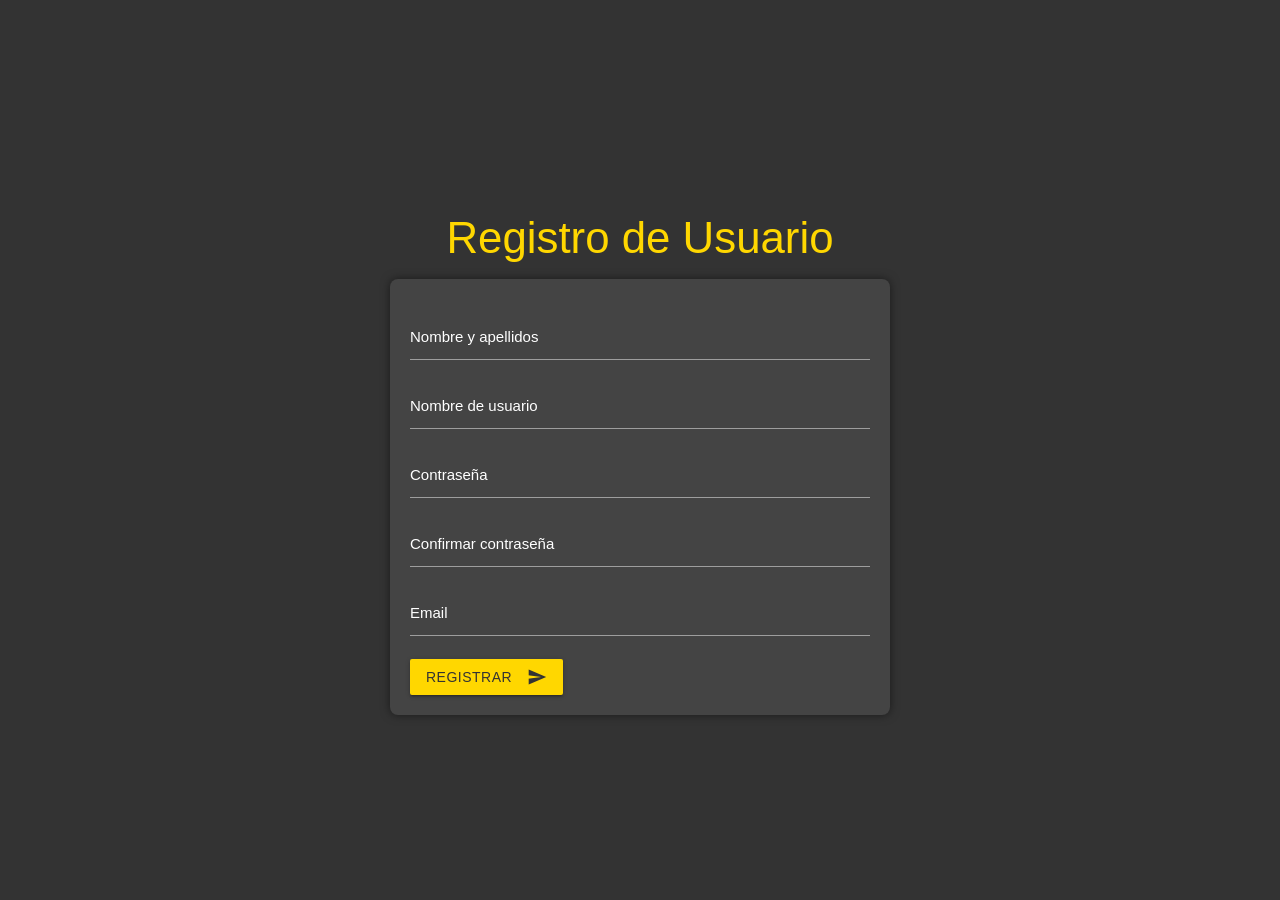
<file: Tema_4/Edwin_Lizardo/index.html>
<!DOCTYPE html>
<html>
    <head>
        <meta charset="UTF-8">
        <title>UNIR Cinema - Registro</title>
        <link href="https://fonts.googleapis.com/icon?family=Material+Icons" rel="stylesheet">
        <link rel="stylesheet" href="https://cdnjs.cloudflare.com/ajax/libs/materialize/1.0.0/css/materialize.min.css">
        <script src="https://cdnjs.cloudflare.com/ajax/libs/materialize/1.0.0/js/materialize.min.js"></script>
        <link rel="stylesheet" href="./css/styles.css">

    </head>
    <body>

        <div class="container">
            <h3>Registro de Usuario</h3>
            <form id="userForm">
                <div class="input-field">
                    <input id="fullName" type="text" name="fullName" class="validate" required>
                    <label for="fullName">Nombre y apellidos</label>
                </div>

                <div class="input-field">
                    <input id="username" type="text" name="username" class="validate" required>
                    <label for="username">Nombre de usuario</label>
                </div>

                <div class="input-field">
                    <input id="password" type="password" name="password" class="validate" required>
                    <label for="password">Contraseña</label>
                </div>

                <div class="input-field">
                    <input id="confirmPassword" type="password" name="confirmPassword" class="validate" required>
                    <label for="confirmPassword">Confirmar contraseña</label>
                </div>

                <div class="input-field">
                    <input id="email" type="email" name="email" class="validate" required>
                    <label for="email">Email</label>
                </div>

                <button type="submit" class="btn waves-effect waves-light">
                    Registrar
                    <i class="material-icons right">send</i>
                </button>
            </form>
        </div>
        <script src="./scripts/index.js"></script>
    </body>
</html>
</file>
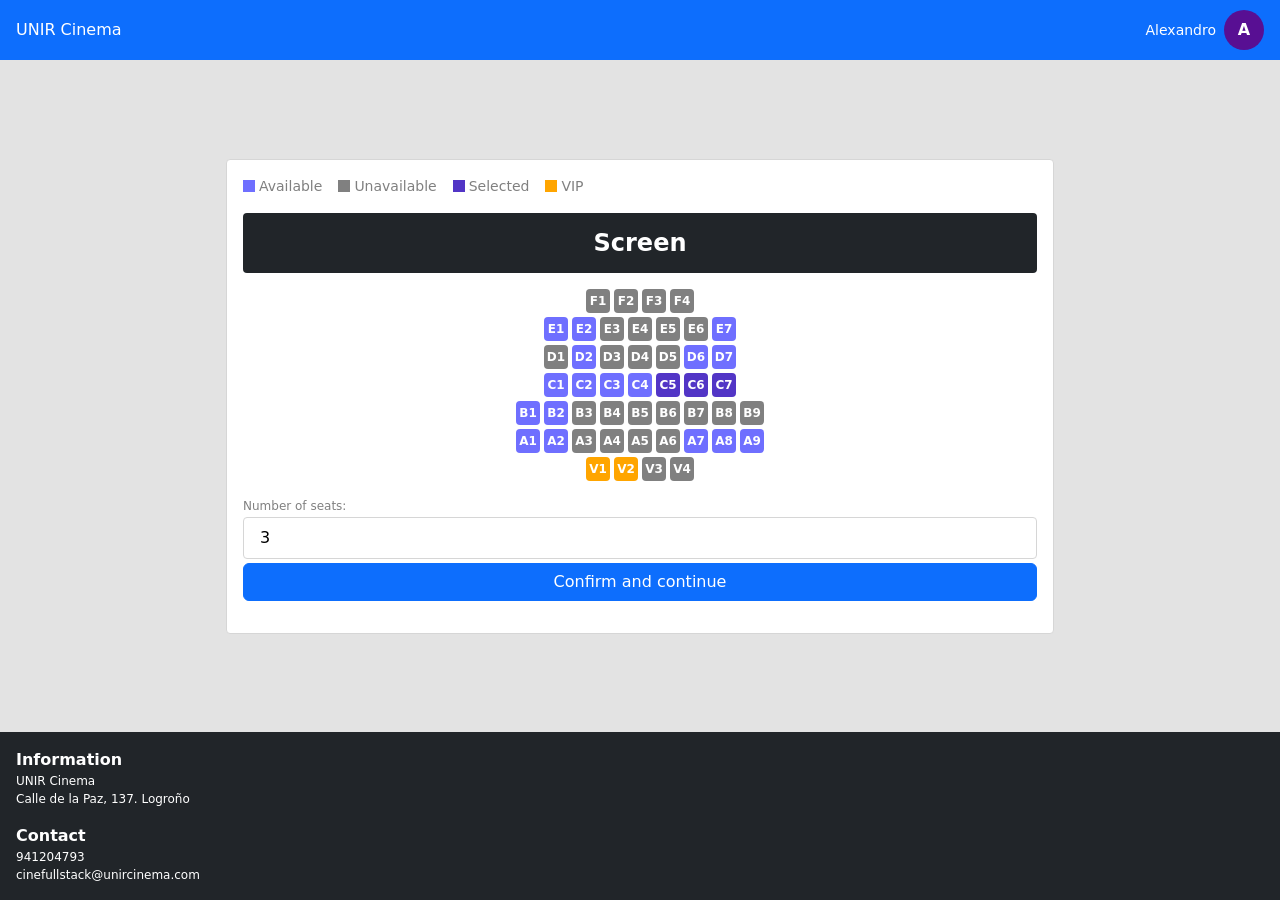
<file: Tema_1/Andres-Alexandro-Tapia-Flores/cinema/index.html>
<html lang="en">
  <head>
    <meta charset="UTF-8" />
    <meta name="viewport" content="width=device-width, initial-scale=1.0" />
    <title>Document</title>
    <link rel="stylesheet" href="./style.css" />
    <link
      href="https://cdn.jsdelivr.net/npm/bootstrap@5.0.2/dist/css/bootstrap.min.css"
      rel="stylesheet"
      integrity="sha384-EVSTQN3/azprG1Anm3QDgpJLIm9Nao0Yz1ztcQTwFspd3yD65VohhpuuCOmLASjC"
      crossorigin="anonymous"
    />
  </head>
  <body class="app">
    <header class="app__header bg-primary">
      <div>UNIR Cinema</div>
      <div class="header__profile">
        <div class="profile__name">Alexandro</div>
        <div class="profile__picture">A</div>
      </div>
    </header>
    <main class="app__content-wrapper">
      <div class="content-wrapper__content">
        <div class="content__seat-identifiers">
          <div class="seat-identifier">
            <div class="seat-identifier__tag seat--available"></div>
            <div class="identifier__label">Available</div>
          </div>
          <div class="seat-identifier">
            <div class="seat-identifier__tag seat--unavailable"></div>
            <div class="identifier__label">Unavailable</div>
          </div>
          <div class="seat-identifier">
            <div class="seat-identifier__tag seat--selected"></div>
            <div class="identifier__label">Selected</div>
          </div>
          <div class="seat-identifier">
            <div class="seat-identifier__tag seat--vip"></div>
            <div class="identifier__label">VIP</div>
          </div>
        </div>
        <div class="content__screen bg-dark">Screen</div>
        <div class="content__seats">
          <div class="seats__row">
            <div class="seat seat--unavailable">F1</div>
            <div class="seat seat--unavailable">F2</div>
            <div class="seat seat--unavailable">F3</div>
            <div class="seat seat--unavailable">F4</div>
          </div>
          <div class="seats__row">
            <div class="seat seat--available">E1</div>
            <div class="seat seat--available">E2</div>
            <div class="seat seat--unavailable">E3</div>
            <div class="seat seat--unavailable">E4</div>
            <div class="seat seat--unavailable">E5</div>
            <div class="seat seat--unavailable">E6</div>
            <div class="seat seat--available">E7</div>
          </div>
          <div class="seats__row">
            <div class="seat seat--unavailable">D1</div>
            <div class="seat seat--available">D2</div>
            <div class="seat seat--unavailable">D3</div>
            <div class="seat seat--unavailable">D4</div>
            <div class="seat seat--unavailable">D5</div>
            <div class="seat seat--available">D6</div>
            <div class="seat seat--available">D7</div>
          </div>
          <div class="seats__row">
            <div class="seat seat--available">C1</div>
            <div class="seat seat--available">C2</div>
            <div class="seat seat--available">C3</div>
            <div class="seat seat--available">C4</div>
            <div class="seat seat--selected">C5</div>
            <div class="seat seat--selected">C6</div>
            <div class="seat seat--selected">C7</div>
          </div>
          <div class="seats__row">
            <div class="seat seat--available">B1</div>
            <div class="seat seat--available">B2</div>
            <div class="seat seat--unavailable">B3</div>
            <div class="seat seat--unavailable">B4</div>
            <div class="seat seat--unavailable">B5</div>
            <div class="seat seat--unavailable">B6</div>
            <div class="seat seat--unavailable">B7</div>
            <div class="seat seat--unavailable">B8</div>
            <div class="seat seat--unavailable">B9</div>
          </div>
          <div class="seats__row">
            <div class="seat seat--available">A1</div>
            <div class="seat seat--available">A2</div>
            <div class="seat seat--unavailable">A3</div>
            <div class="seat seat--unavailable">A4</div>
            <div class="seat seat--unavailable">A5</div>
            <div class="seat seat--unavailable">A6</div>
            <div class="seat seat--available">A7</div>
            <div class="seat seat--available">A8</div>
            <div class="seat seat--available">A9</div>
          </div>
          <div class="seats__row seats__row--vip">
            <div class="seat seat--vip">V1</div>
            <div class="seat seat--vip">V2</div>
            <div class="seat seat--unavailable">V3</div>
            <div class="seat seat--unavailable">V4</div>
          </div>
        </div>
        <div class="content__form-wrapper">
          <form action="">
            <input type="hidden" value="C5,C6,C7" name="selected-seats" />
            <div class="form__field">
              <label for="number-of-seats">Number of seats:</label>
              <input type="number" name="number-of-seats" value="3" />
            </div>
            <button class="btn btn-primary">Confirm and continue</button>
          </form>
        </div>
      </div>
    </main>
    <footer class="app__footer bg-dark">
      <div class="footer__group">
        <div class="footer__group-name">Information</div>
        <div class="footer__group-content">
          <div>UNIR Cinema</div>
          <div>Calle de la Paz, 137. Logroño</div>
        </div>
      </div>
      <div class="footer__group">
        <div class="footer__group-name">Contact</div>
        <div class="footer__group-content">
          <div>941204793</div>
          <div>cinefullstack@unircinema.com</div>
        </div>
      </div>
    </footer>
    <script
      src="https://cdn.jsdelivr.net/npm/bootstrap@5.0.2/dist/js/bootstrap.bundle.min.js"
      integrity="sha384-MrcW6ZMFYlzcLA8Nl+NtUVF0sA7MsXsP1UyJoMp4YLEuNSfAP+JcXn/tWtIaxVXM"
      crossorigin="anonymous"
    ></script>
  </body>
</html>
</file>
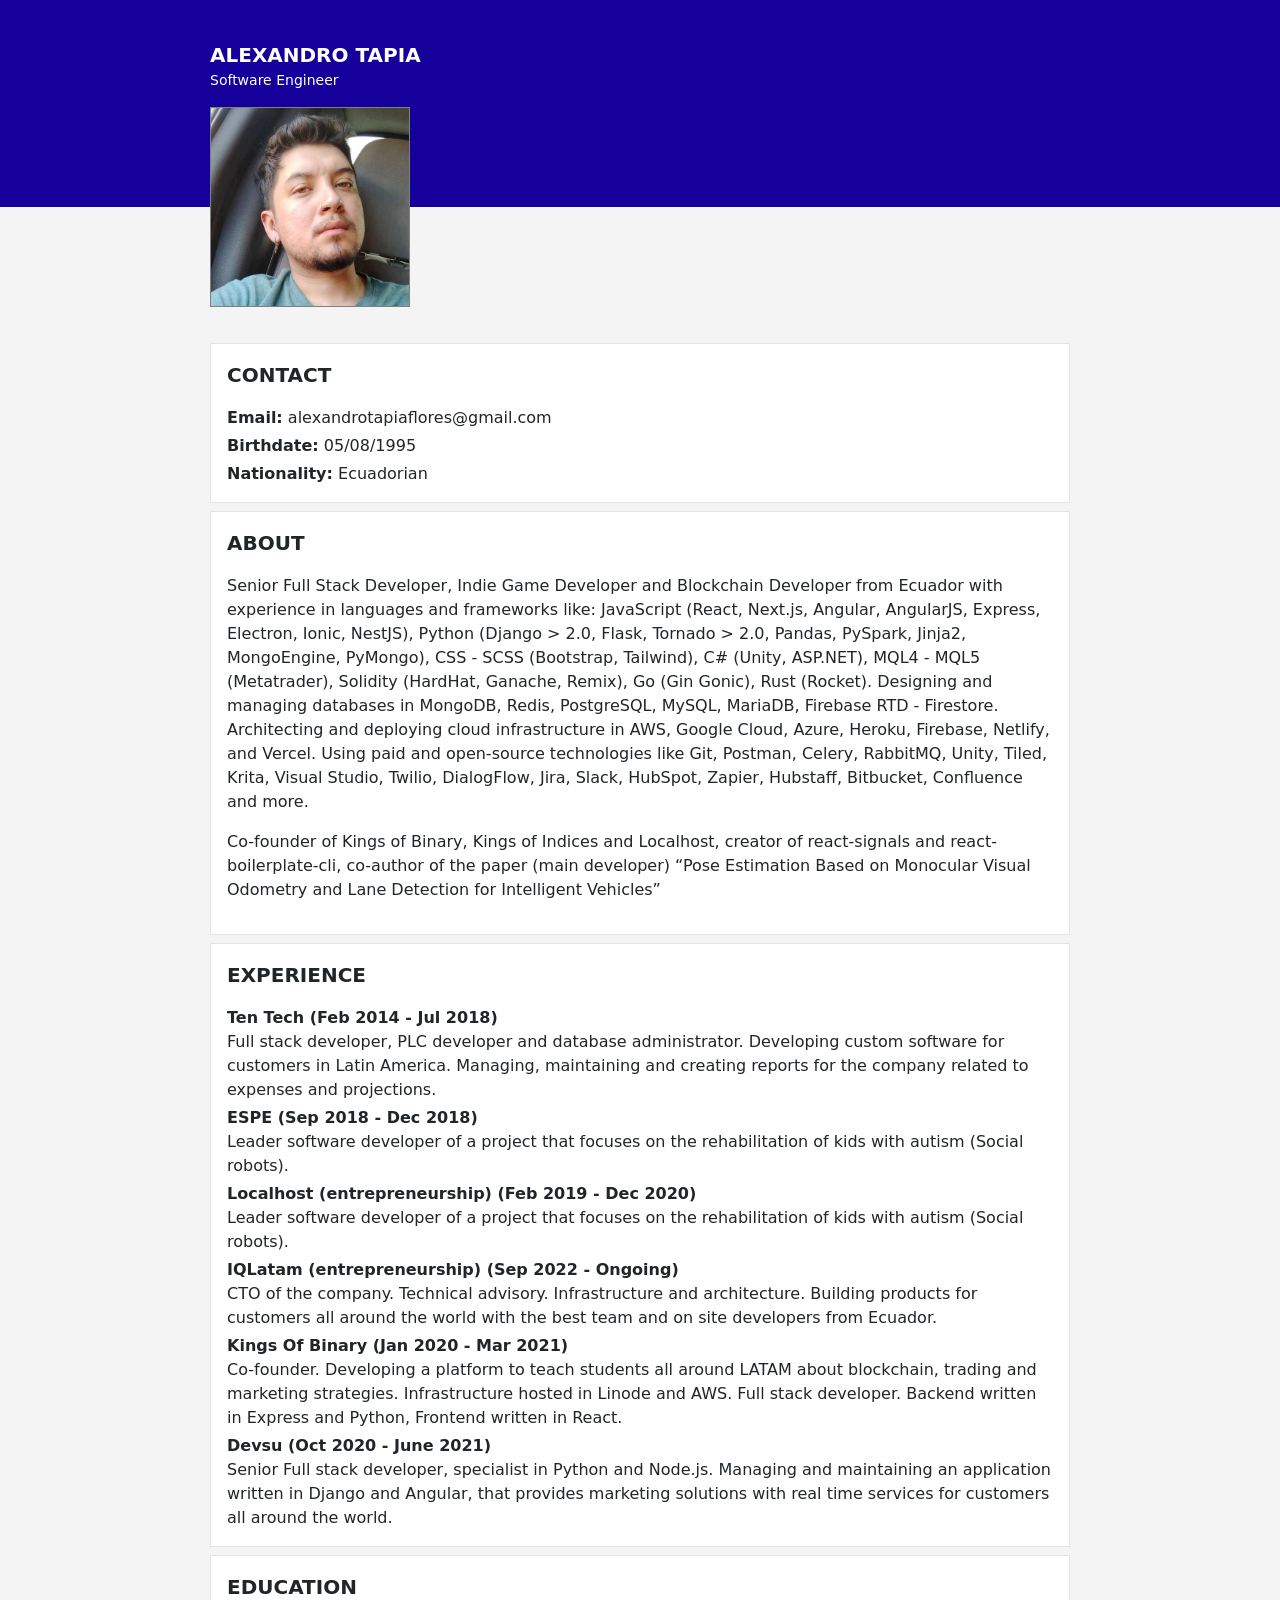
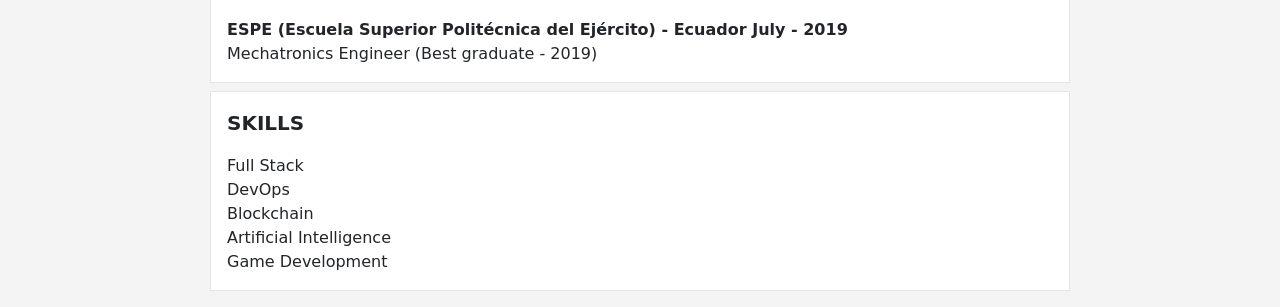
<file: Tema_1/Andres-Alexandro-Tapia-Flores/cv/index.html>
<html lang="en">
  <head>
    <meta charset="UTF-8" />
    <meta name="viewport" content="width=device-width, initial-scale=1.0" />
    <title>Document</title>
    <link rel="stylesheet" href="./style.css" />
    <link
      href="https://cdn.jsdelivr.net/npm/bootstrap@5.0.2/dist/css/bootstrap.min.css"
      rel="stylesheet"
      integrity="sha384-EVSTQN3/azprG1Anm3QDgpJLIm9Nao0Yz1ztcQTwFspd3yD65VohhpuuCOmLASjC"
      crossorigin="anonymous"
    />
  </head>
  <body class="app">
    <header>
      <div class="app__header-wrapper">
        <div class="header-wrapper__header">
          <div>
            <div class="title">ALEXANDRO TAPIA</div>
            <div class="header__title">Software Engineer</div>
          </div>
          <div class="header__picture">
            <img src="./picture.jpg" alt="" />
          </div>
        </div>
      </div>
    </header>
    <main class="app__content-wrapper">
      <section class="content__section">
        <div class="title">CONTACT</div>
        <article class="section__content">
          <div class="content__item">
            <strong>Email:</strong> alexandrotapiaflores@gmail.com
          </div>
          <div class="content__item">
            <strong>Birthdate:</strong> 05/08/1995
          </div>
          <div class="content__item">
            <strong>Nationality:</strong> Ecuadorian
          </div>
        </article>
      </section>
      <section class="content__section">
        <div class="title">ABOUT</div>
        <article class="section__content">
          <div class="content__item">
            <p>
              Senior Full Stack Developer, Indie Game Developer and Blockchain
              Developer from Ecuador with experience in languages and frameworks
              like: JavaScript (React, Next.js, Angular, AngularJS, Express,
              Electron, Ionic, NestJS), Python (Django > 2.0, Flask, Tornado >
              2.0, Pandas, PySpark, Jinja2, MongoEngine, PyMongo), CSS - SCSS
              (Bootstrap, Tailwind), C# (Unity, ASP.NET), MQL4 - MQL5
              (Metatrader), Solidity (HardHat, Ganache, Remix), Go (Gin Gonic),
              Rust (Rocket). Designing and managing databases in MongoDB, Redis,
              PostgreSQL, MySQL, MariaDB, Firebase RTD - Firestore. Architecting
              and deploying cloud infrastructure in AWS, Google Cloud, Azure,
              Heroku, Firebase, Netlify, and Vercel. Using paid and open-source
              technologies like Git, Postman, Celery, RabbitMQ, Unity, Tiled,
              Krita, Visual Studio, Twilio, DialogFlow, Jira, Slack, HubSpot,
              Zapier, Hubstaff, Bitbucket, Confluence and more.
            </p>
            <p>
              Co-founder of Kings of Binary, Kings of Indices and Localhost,
              creator of react-signals and react-boilerplate-cli, co-author of
              the paper (main developer) “Pose Estimation Based on Monocular
              Visual Odometry and Lane Detection for Intelligent Vehicles”
            </p>
          </div>
        </article>
      </section>
      <section class="content__section">
        <div class="title">EXPERIENCE</div>
        <article class="section__content">
          <div class="content__item">
            <strong>Ten Tech (Feb 2014 - Jul 2018)</strong><br />
            Full stack developer, PLC developer and database administrator.
            Developing custom software for customers in Latin America. Managing,
            maintaining and creating reports for the company related to expenses
            and projections.
          </div>
          <div class="content__item">
            <strong>ESPE (Sep 2018 - Dec 2018)</strong><br />
            Leader software developer of a project that focuses on the
            rehabilitation of kids with autism (Social robots).
          </div>
          <div class="content__item">
            <strong>Localhost (entrepreneurship) (Feb 2019 - Dec 2020)</strong
            ><br />
            Leader software developer of a project that focuses on the
            rehabilitation of kids with autism (Social robots).
          </div>
          <div class="content__item">
            <strong>IQLatam (entrepreneurship) (Sep 2022 - Ongoing)</strong
            ><br />
            CTO of the company. Technical advisory. Infrastructure and
            architecture. Building products for customers all around the world
            with the best team and on site developers from Ecuador.
          </div>
          <div class="content__item">
            <strong>Kings Of Binary (Jan 2020 - Mar 2021)</strong><br />
            Co-founder. Developing a platform to teach students all around LATAM
            about blockchain, trading and marketing strategies. Infrastructure
            hosted in Linode and AWS. Full stack developer. Backend written in
            Express and Python, Frontend written in React.
          </div>
          <div class="content__item">
            <strong>Devsu (Oct 2020 - June 2021)</strong><br />
            Senior Full stack developer, specialist in Python and Node.js.
            Managing and maintaining an application written in Django and
            Angular, that provides marketing solutions with real time services
            for customers all around the world.
          </div>
        </article>
      </section>
      <section class="content__section">
        <div class="title">EDUCATION</div>
        <article class="section__content">
          <div class="content__item">
            <strong
              >ESPE (Escuela Superior Politécnica del Ejército) - Ecuador July -
              2019</strong
            ><br />
            Mechatronics Engineer (Best graduate - 2019)
          </div>
        </article>
      </section>
      <section class="content__section">
        <div class="title">SKILLS</div>
        <article class="section__content">
          <div class="content__item">
            <div>Full Stack</div>
            <div>DevOps</div>
            <div>Blockchain</div>
            <div>Artificial Intelligence</div>
            <div>Game Development</div>
          </div>
        </article>
      </section>
    </main>
    <footer class="app__footer"></footer>
    <script
      src="https://cdn.jsdelivr.net/npm/bootstrap@5.0.2/dist/js/bootstrap.bundle.min.js"
      integrity="sha384-MrcW6ZMFYlzcLA8Nl+NtUVF0sA7MsXsP1UyJoMp4YLEuNSfAP+JcXn/tWtIaxVXM"
      crossorigin="anonymous"
    ></script>
  </body>
</html>
</file>
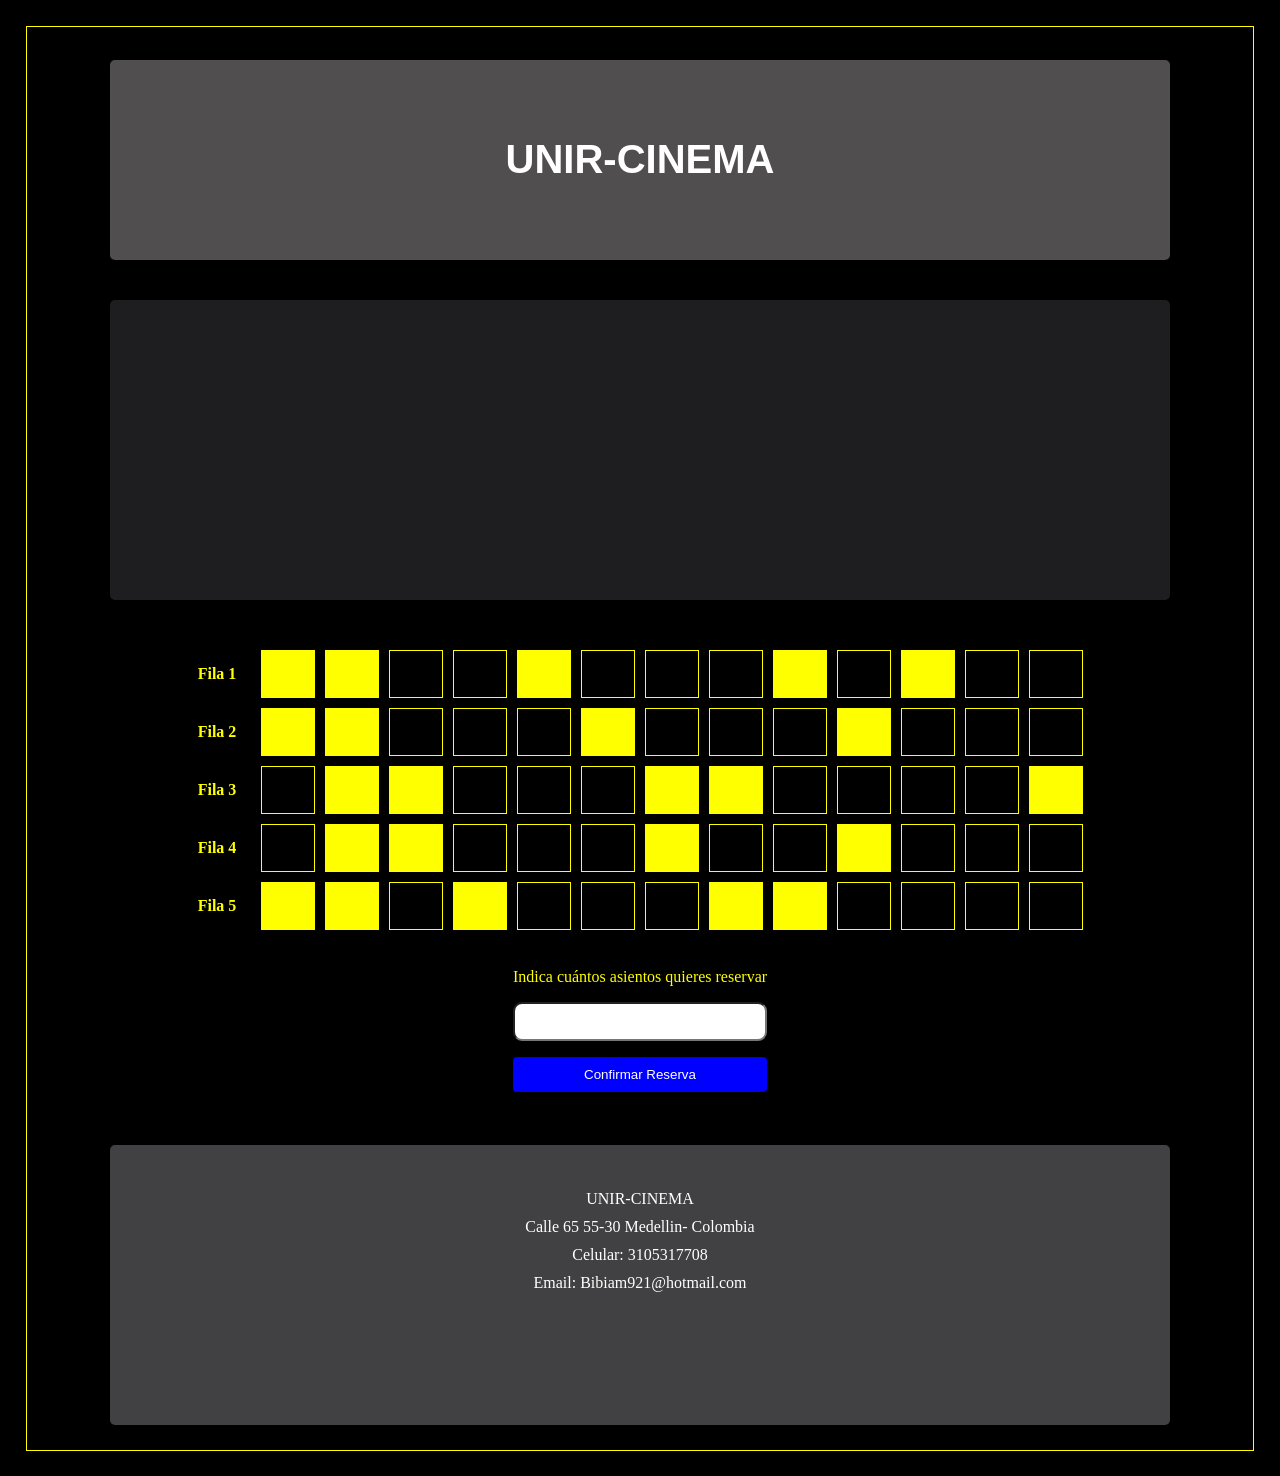
<file: Tema_1/Bibiana_Enciso/Cinema/index.html>
<!DOCTYPE html>
<html lang="es">
<head>
    <meta charset="UTF-8">
    <meta name="viewport" content="width=device-width, initial-scale=1.0">
    <link rel="stylesheet" href="style.css">
    <title>unir cinema</title>
</head>
<body>
<div class="contenedor">
    <header>
        <h1>UNIR-CINEMA</h1>
    </header>
    <section class="pantalla">

    </section>
    <section class="sala">
        <table>
            <tr>
                <th>Fila 1</th>
                <td class="td__ocupado"></td>
                <td class="td__ocupado"></td>
                <td></td>
                <td></td>
                <td class="td__ocupado"></td>
                <td></td>
                <td></td>
                <td></td>
                <td class="td__ocupado"></td>
                <td></td>
                <td class="td__ocupado"></td>
                <td></td>
                <td></td>
            </tr>
            <tr>
                <th>Fila 2</th>
                <td class="td__ocupado"></td>
                <td class="td__ocupado"></td>
                <td></td>
                <td></td>
                <td></td>
                <td class="td__ocupado"></td>
                <td></td>
                <td></td>
                <td></td>
                <td class="td__ocupado"></td>
                <td></td>
                <td></td>
                <td></td>
            </tr>
            <tr>
                <th>Fila 3</th>
                <td></td>
                <td class="td__ocupado"></td>
                <td class="td__ocupado"></td>
                <td></td>
                <td></td>
                <td></td>
                <td class="td__ocupado"></td>
                <td class="td__ocupado"></td>
                <td></td>
                <td></td>
                <td></td>
                <td></td>
                <td class="td__ocupado"></td>
            </tr>
            <tr>
                <th>Fila 4</th>
                <td></td>
                <td class="td__ocupado"></td>
                <td class="td__ocupado"></td>
                <td></td>
                <td></td>
                <td></td>
                <td class="td__ocupado"></td>
                <td></td>
                <td></td>
                <td class="td__ocupado"></td>
                <td></td>
                <td></td>
                <td></td>
            </tr>
            <tr>
                <th>Fila 5</th>
                <td class="td__ocupado"></td>
                <td class="td__ocupado"></td>
                <td></td>
                <td class="td__ocupado"></td>
                <td></td>
                <td></td>
                <td></td>
                <td class="td__ocupado"></td>
                <td class="td__ocupado"></td>
                <td ></td>
                <td></td>
                <td></td>
                <td></td>
            </tr>
        </table>
    </section>
    <section>
        <form>
            <label  class="for" for="">Indica cuántos asientos quieres reservar</label>
            <input type="number"  class="for">
            <button class="for">Confirmar Reserva</button>
        </form>
    </section>


    <footer>
        <section>
            <div>UNIR-CINEMA</div>
            <div>Calle 65 55-30 Medellin- Colombia</div>
            <div>Celular: 3105317708</div>
            <div>Email: Bibiam921@hotmail.com</div>
        </section>
    </footer>

</div>
</body>
</html>
</file>
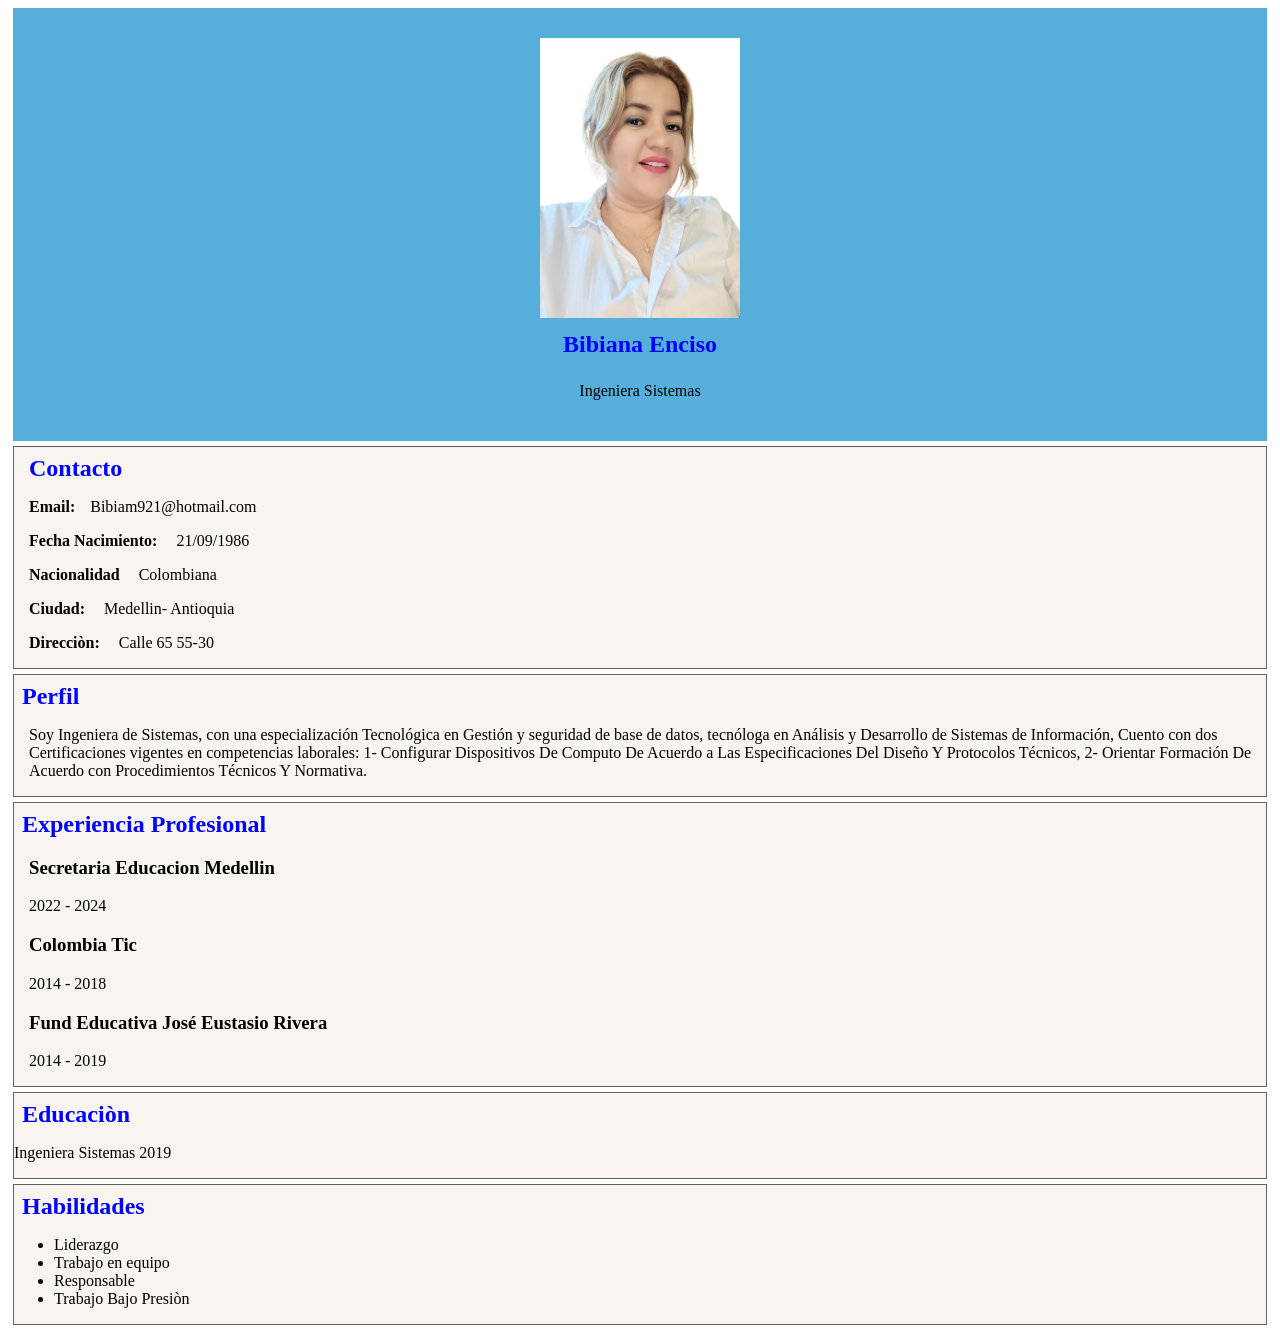
<file: Tema_1/Bibiana_Enciso/Cv/index.html>
<!DOCTYPE html>
<html lang="en">
<head>
    <meta charset="UTF-8">
    <meta name="viewport" content="width=device-width, initial-scale=1.0">
    <link rel="stylesheet" href="style.css">
    <title>Cv</title>
</head>
<body>
    <div class="contenedor">

        <div class="header">
        <img src="1.png" width="200px" height="280px" alt="Foto">
        <h2>Bibiana Enciso</h2>
        <p>Ingeniera Sistemas</p>

        </div>
        <div class="contacto">
         <h2>Contacto</h2>
         <p><span>Email:</span>Bibiam921@hotmail.com</p>
         <p><span>Fecha Nacimiento: </span>21/09/1986</p>
         <p><span>Nacionalidad</span> Colombiana</p>
         <p><span>Ciudad: </span>Medellin- Antioquia</p>
         <p><span>Direcciòn: </span>Calle 65 55-30</p>


        </div>

        <div class="perfil">
          <h2>Perfil</h2>
          <p>Soy Ingeniera de Sistemas, con una especialización Tecnológica en Gestión y
            seguridad de base de datos, tecnóloga en Análisis y Desarrollo de Sistemas de
            Información, Cuento con dos Certificaciones vigentes en
            competencias laborales: 1- Configurar Dispositivos De Computo De Acuerdo a Las
            Especificaciones Del Diseño Y Protocolos Técnicos, 2- Orientar Formación De
            Acuerdo con Procedimientos Técnicos Y Normativa.</p>

        </div>

        <div class="experiencia">
            <h2>Experiencia Profesional</h2>
            <h3>Secretaria Educacion Medellin</h3>
            <p>2022 - 2024</p>
            <h3>Colombia Tic</h3>
            <p>2014 - 2018</p>
            <h3>Fund Educativa José Eustasio Rivera</h3>
            <p>2014 - 2019</p>
        </div>
<div class="educacion">

    <h2>Educaciòn</h2>
    <p>Ingeniera Sistemas 2019</p>

</div>

<div class="habilidades">
    <h2>Habilidades</h2>
    <ul>
        <li>Liderazgo</li>
        <li>Trabajo en equipo</li>
        <li>Responsable</li>
        <li>Trabajo Bajo Presiòn</li>
    </ul>
</div>

    </div>
</body>
</html>
</file>
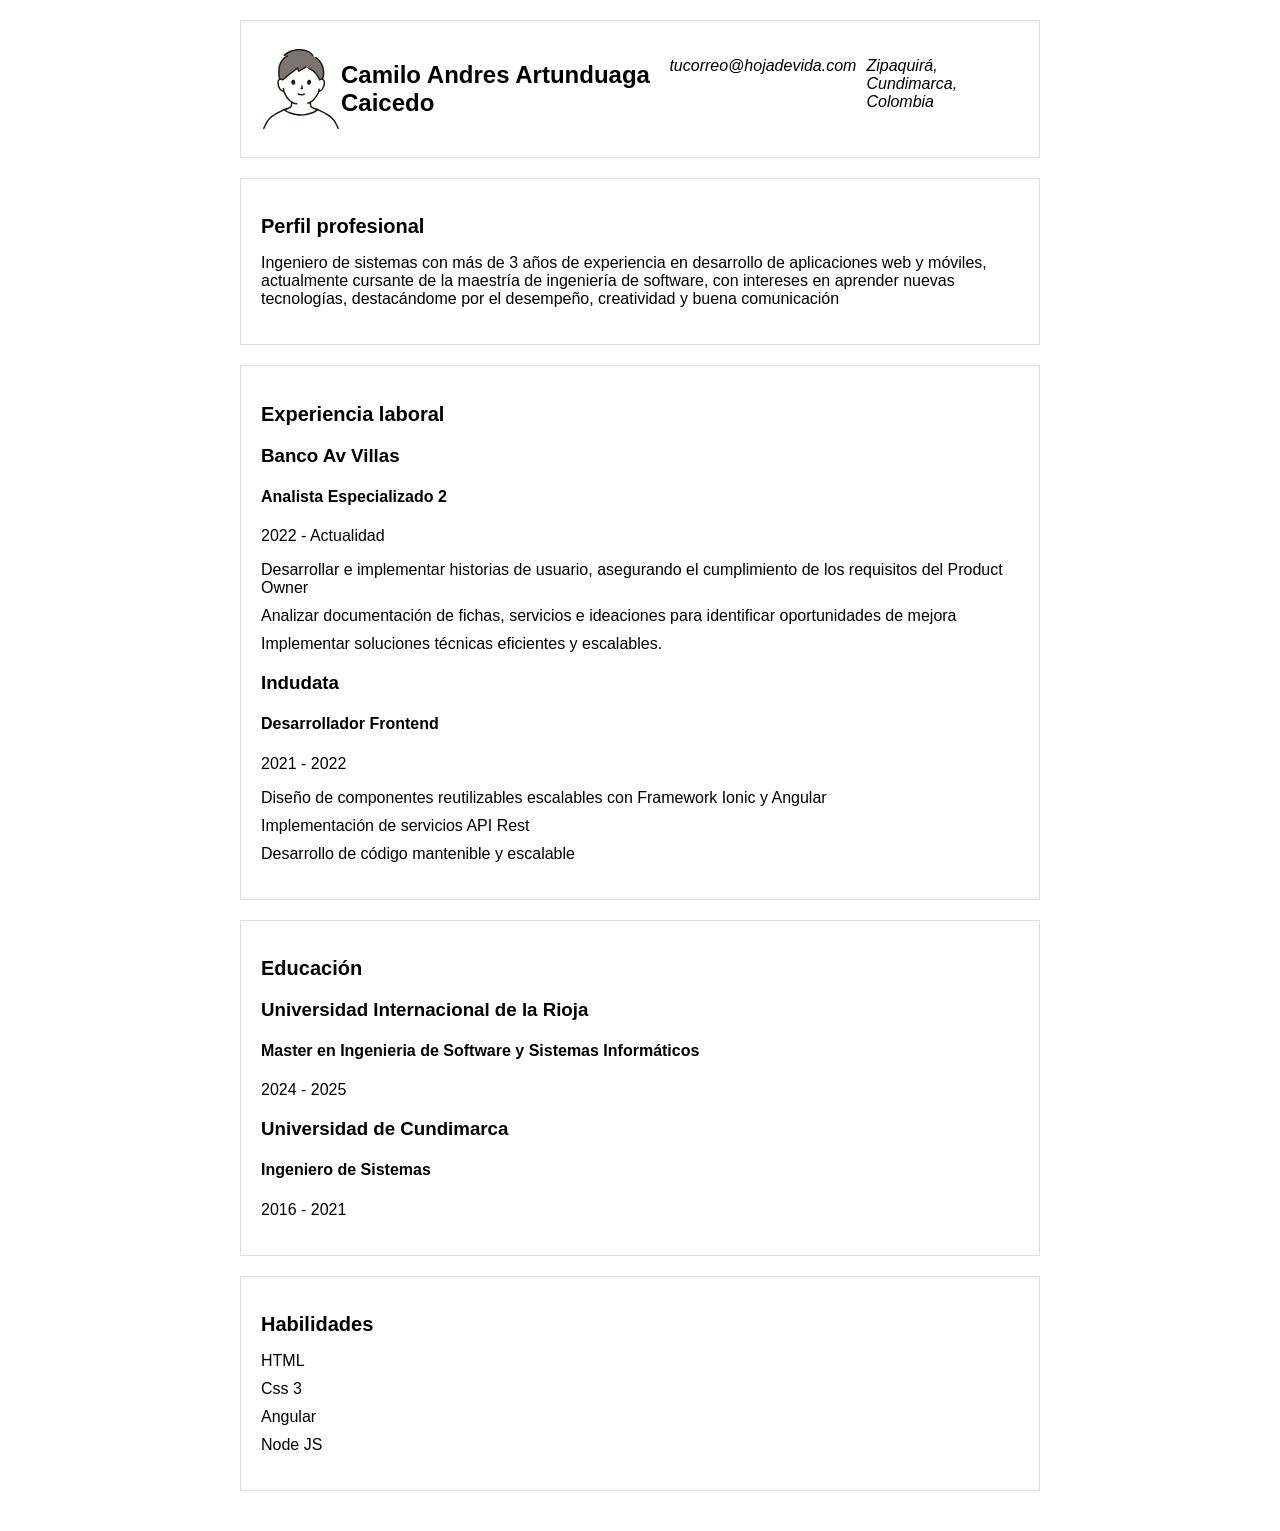
<file: Tema_1/Camilo_Andres_Artunduaga_Caicedo/Tema 2 - Hoja de Vida/Index.html>
<!DOCTYPE html>
<html lang="es">
<head>
    <meta charset="UTF-8">
    <meta name="viewport" content="width=device-width, initial-scale=1.0">
    <title>Hoja de vida</title>
    <link rel="stylesheet" href="style.css">
</head>
<body>
    
    <main>

        <section>
            <div class="header">
                <img src="img/men.svg" alt="">
                <h1>Camilo Andres Artunduaga Caicedo</h1>
                <p class="info-contacto">
                    <span class="email">tucorreo@hojadevida.com</span>
                    <span class="ubicacion">Zipaquirá, Cundimarca, Colombia</span>
                </p>
            </div>
            
        </section>

        <section class="seccion-perfil">
            <h2>Perfil profesional</h2>
            <p>Ingeniero de sistemas con más de 3 años de experiencia en desarrollo de aplicaciones web y móviles, actualmente cursante de la maestría de ingeniería de software, con intereses en aprender nuevas tecnologías, destacándome por el desempeño, creatividad y buena comunicación</p>
        </section>

        <section class="seccion-experiencia">
            <h2>Experiencia laboral</h2>
            <ul>
                <li>
                    <h3>Banco Av Villas</h3>
                    <h4>Analista Especializado 2</h4>
                    <p>2022 - Actualidad</p>
                    <ul>
                        <li>Desarrollar e implementar historias de usuario, asegurando el cumplimiento de los requisitos del Product Owner</li>
                        <li>Analizar documentación de fichas, servicios e ideaciones para identificar oportunidades de mejora</li>
                        <li>Implementar soluciones técnicas eficientes y escalables.</li>
                    </ul>
                </li>
                <li>
                    <h3>Indudata</h3>
                    <h4>Desarrollador Frontend</h4>
                    <p>2021 - 2022</p>
                    <ul>
                        <li>Diseño de componentes reutilizables escalables con Framework Ionic y Angular</li>
                        <li>Implementación de servicios API Rest</li>
                        <li>Desarrollo de código mantenible y escalable</li>
                    </ul>
                </li>
            </ul>
        </section>

        <section class="seccion-educacion">
            <h2>Educación</h2>
            <ul>
                <li>
                    <h3>Universidad Internacional de la Rioja</h3>
                    <h4>Master en Ingenieria de Software y Sistemas Informáticos</h4>
                    <p>2024 - 2025</p>
                </li>
                <li>
                    <h3>Universidad de Cundimarca</h3>
                    <h4>Ingeniero de Sistemas</h4>
                    <p>2016 - 2021</p>
                </li>
            </ul>
        </section>

        <section class="seccion-habilidades">
            <h2>Habilidades</h2>
            <ul>
                <li>HTML</li>
                <li>Css 3</li>
                <li>Angular</li>
                <li>Node JS</li>
            </ul>
        </section>
    </main>
</body>
</html>
</file>
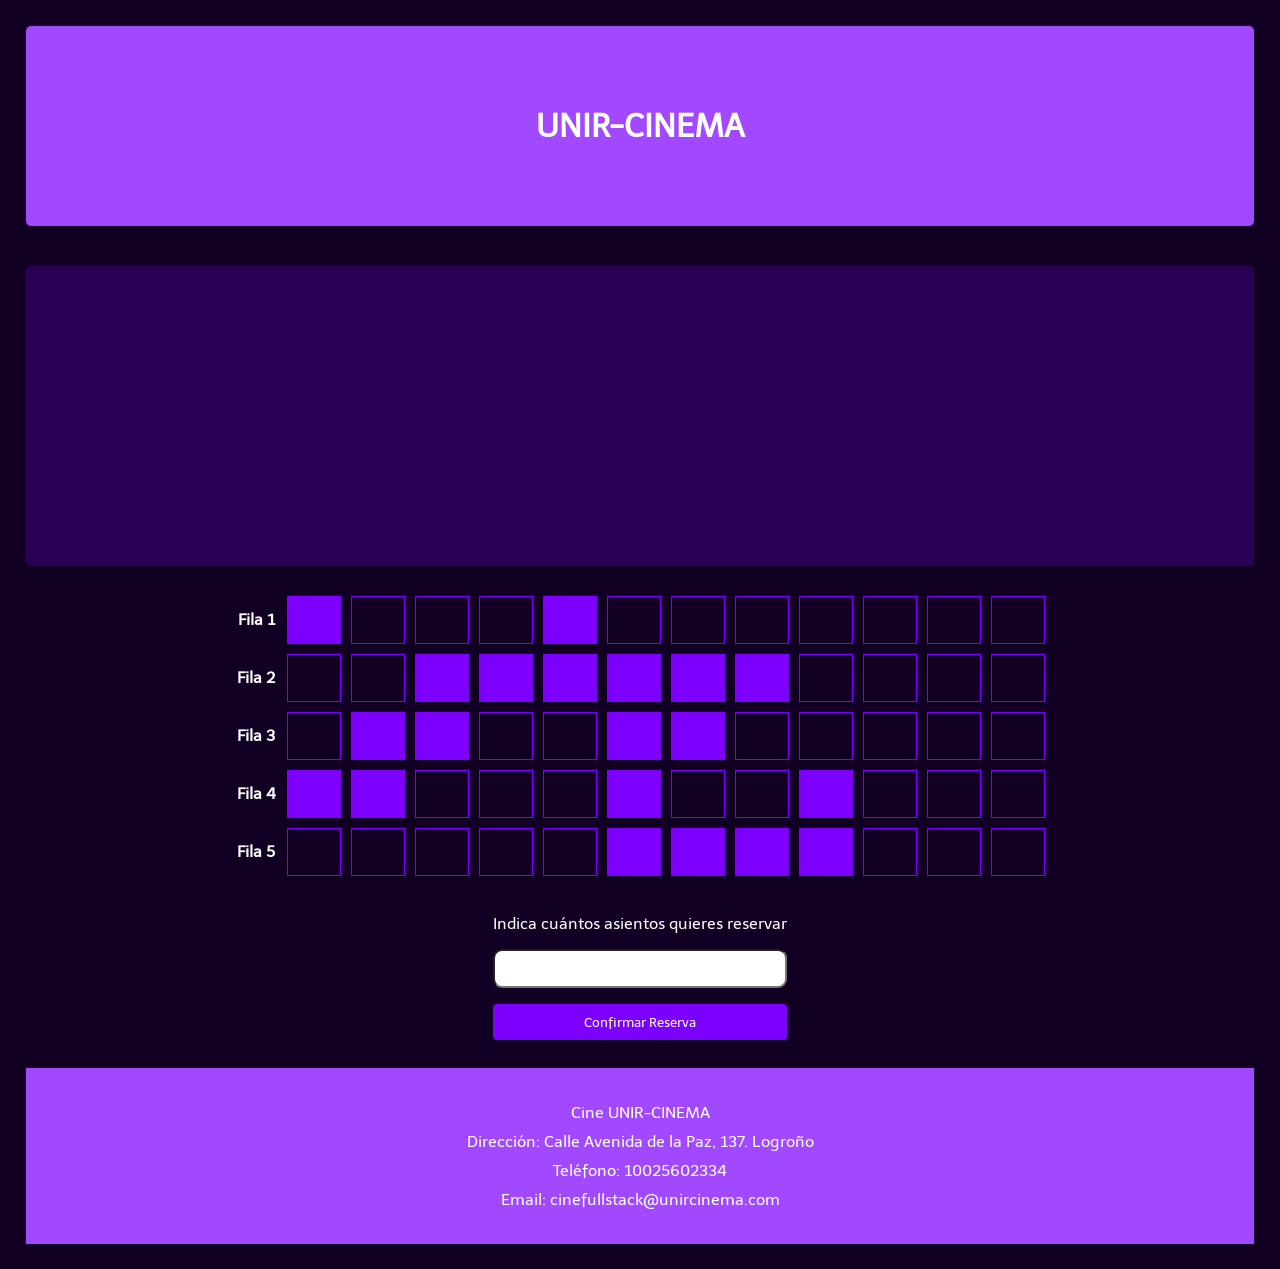
<file: Tema_1/Camilo_Valencia/Cinema/index.html>
<!DOCTYPE html>
<html lang="en">
<head>
    <meta charset="UTF-8">
    <meta name="viewport" content="width=device-width, initial-scale=1.0">
    <link rel="stylesheet" href="style.css">
    <link rel="preconnect" href="https://fonts.googleapis.com">
    <link rel="preconnect" href="https://fonts.gstatic.com" crossorigin>
    <link href="https://fonts.googleapis.com/css2?family=Telex&display=swap" rel="stylesheet">
    <title>Document</title>
</head>
<body>
    <main>
        <header>
            <h1>UNIR-CINEMA</h1>
        </header>
        <section class="section__blankscreen">

        </section>
        <section class="section__cinemaRows">
            <table>
                <tr>
                    <th>Fila 1</th>
                    <td class="td__occupied"></td>
                    <td></td>
                    <td></td>
                    <td></td>
                    <td class="td__occupied"></td>
                    <td></td>
                    <td></td>
                    <td></td>
                    <td></td>
                    <td></td>
                    <td></td>
                    <td></td>
                </tr>
                <tr>
                    <th>Fila 2</th>
                    <td></td>
                    <td></td>
                    <td class="td__occupied"></td>
                    <td class="td__occupied"></td>
                    <td class="td__occupied"></td>
                    <td class="td__occupied"></td>
                    <td class="td__occupied"></td>
                    <td class="td__occupied"></td>
                    <td></td>
                    <td></td>
                    <td></td>
                    <td></td>
                </tr>
                <tr>
                    <th>Fila 3</th>
                    <td></td>
                    <td class="td__occupied"></td>
                    <td class="td__occupied"></td>
                    <td></td>
                    <td></td>
                    <td class="td__occupied"></td>
                    <td class="td__occupied"></td>
                    <td></td>
                    <td></td>
                    <td></td>
                    <td></td>
                    <td></td>
                </tr>
                <tr>
                    <th>Fila 4</th>
                    <td class="td__occupied"></td>
                    <td class="td__occupied"></td>
                    <td></td>
                    <td></td>
                    <td></td>
                    <td class="td__occupied"></td>
                    <td></td>
                    <td></td>
                    <td class="td__occupied"></td>
                    <td></td>
                    <td></td>
                    <td></td>
                </tr>
                <tr>
                    <th>Fila 5</th>
                    <td></td>
                    <td></td>
                    <td></td>
                    <td></td>
                    <td></td>
                    <td class="td__occupied"></td>
                    <td class="td__occupied"></td>
                    <td class="td__occupied"></td>
                    <td class="td__occupied"></td>
                    <td></td>
                    <td></td>
                    <td></td>
                </tr>
            </table>
        </section>
        <section>
            <form>
                <label  class="formField" for="">Indica cuántos asientos quieres reservar</label>
                <input class="formField">
                <button class="formField">Confirmar Reserva</button>
            </form>
        </section>
    </main>
    <footer>
        <section>
            <div>Cine UNIR-CINEMA</div>
            <div>Dirección: Calle Avenida de la Paz, 137. Logroño</div>
            <div>Teléfono: 10025602334</div>
            <div>Email: cinefullstack@unircinema.com</div>
        </section>
    </footer>
</body>
</html>
</file>
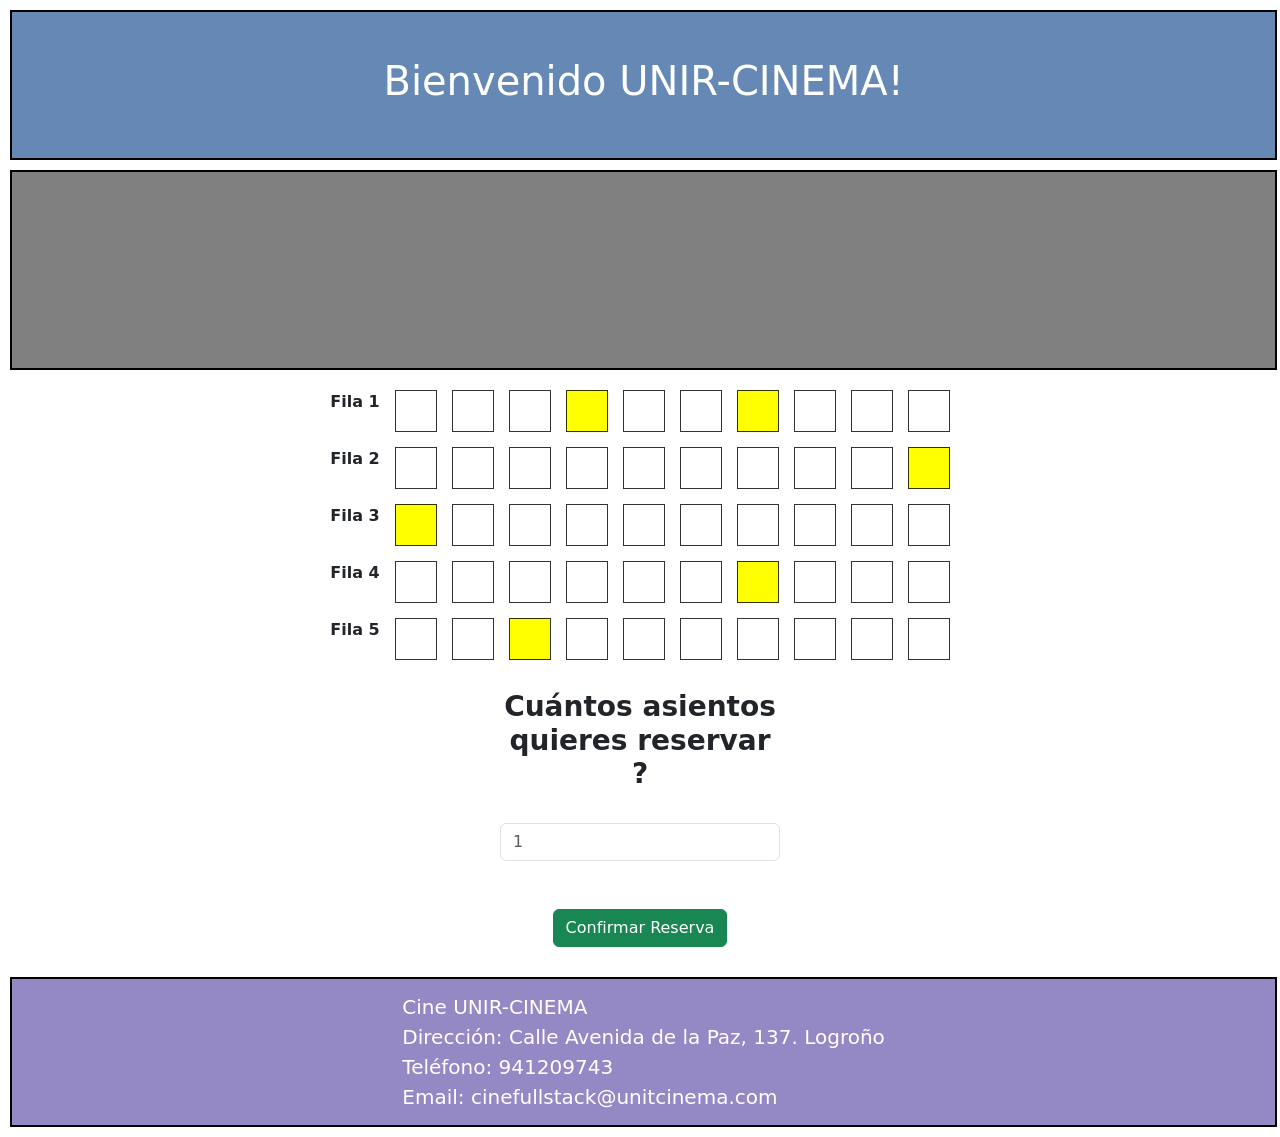
<file: Tema_1/Christian_David_Viracocha_Suntaxi/Tema 1 - Taller 2 Cine/index.html>
<!DOCTYPE html>
<html lang="es">

<head>
    <meta charset="UTF-8">
    <meta name="viewport" content="width=device-width, initial-scale=1.0">
    <link href="https://cdn.jsdelivr.net/npm/bootstrap@5.0.2/dist/css/bootstrap.min.css" rel="stylesheet"
        integrity="sha384-EVSTQN3/azprG1Anm3QDgpJLIm9Nao0Yz1ztcQTwFspd3yD65VohhpuuCOmLASjC" crossorigin="anonymous">
        <link rel="stylesheet" href="styles.css" />
        <title>UNIR-CINEMA</title>
</head>

<body>
    <header>
        <section class="sectionHeader">
            <h1>Bienvenido UNIR-CINEMA!</h1>
        </section>
    </header>

    <section class="sectionDisplay">
     
    </section>

    <section class="sectionChair">
        <div class="sectionChair__grid-container">
            <div><b>Fila 1</b></div>
            <div class="grid-container__grid-item"></div>
            <div class="grid-container__grid-item"></div>
            <div class="grid-container__grid-item"></div>  
            <div class="grid-container__grid-item grid-yellow"></div>
            <div class="grid-container__grid-item"></div>
            <div class="grid-container__grid-item"></div>  
            <div class="grid-container__grid-item grid-yellow"></div>
            <div class="grid-container__grid-item"></div>
            <div class="grid-container__grid-item"></div>  
            <div class="grid-container__grid-item"></div>
            <div><b>Fila 2</b></div>
            <div class="grid-container__grid-item"></div>
            <div class="grid-container__grid-item"></div>
            <div class="grid-container__grid-item"></div>  
            <div class="grid-container__grid-item"></div>
            <div class="grid-container__grid-item"></div>
            <div class="grid-container__grid-item"></div>  
            <div class="grid-container__grid-item"></div>
            <div class="grid-container__grid-item"></div>
            <div class="grid-container__grid-item"></div>  
            <div class="grid-container__grid-item grid-yellow"></div>
            <div><b>Fila 3</b></div>
            <div class="grid-container__grid-item grid-yellow"></div>
            <div class="grid-container__grid-item"></div>
            <div class="grid-container__grid-item"></div>  
            <div class="grid-container__grid-item"></div>
            <div class="grid-container__grid-item"></div>
            <div class="grid-container__grid-item"></div>  
            <div class="grid-container__grid-item"></div>
            <div class="grid-container__grid-item"></div>
            <div class="grid-container__grid-item"></div>  
            <div class="grid-container__grid-item"></div>
            <div><b>Fila 4</b></div>
            <div class="grid-container__grid-item"></div>
            <div class="grid-container__grid-item"></div>
            <div class="grid-container__grid-item"></div>  
            <div class="grid-container__grid-item"></div>
            <div class="grid-container__grid-item"></div>
            <div class="grid-container__grid-item"></div>  
            <div class="grid-container__grid-item grid-yellow"></div>
            <div class="grid-container__grid-item"></div>
            <div class="grid-container__grid-item"></div>  
            <div class="grid-container__grid-item"></div>
            <div><b>Fila 5</b></div>
            <div class="grid-container__grid-item"></div>
            <div class="grid-container__grid-item"></div>
            <div class="grid-container__grid-item grid-yellow"></div>  
            <div class="grid-container__grid-item"></div>
            <div class="grid-container__grid-item"></div>
            <div class="grid-container__grid-item"></div>  
            <div class="grid-container__grid-item"></div>
            <div class="grid-container__grid-item"></div>
            <div class="grid-container__grid-item"></div>  
            <div class="grid-container__grid-item"></div>

          </div>
    </section>

    <section class="sectionForm">
     <form id ="miFormulario">
        <label><h3><b> Cuántos asientos quieres reservar ?</b></h3></label> <br/> <br/>
        <input type="number" class="form-control" placeholder="1" > <br/> <br/>
        <button type="button" class="btn btn-success">Confirmar Reserva</button>
     </form>
    </section>

    <footer>
        <section class="sectionFooter">
                Cine UNIR-CINEMA <br />
                Dirección: Calle Avenida de la Paz, 137. Logroño <br />
                Teléfono: 941209743 <br />
                Email: cinefullstack@unitcinema.com
        </section>
    </footer>
    <script src="https://cdn.jsdelivr.net/npm/bootstrap@5.0.2/dist/js/bootstrap.bundle.min.js"
        integrity="sha384-MrcW6ZMFYlzcLA8Nl+NtUVF0sA7MsXsP1UyJoMp4YLEuNSfAP+JcXn/tWtIaxVXM"
        crossorigin="anonymous"></script>
</body>

</html>
</file>
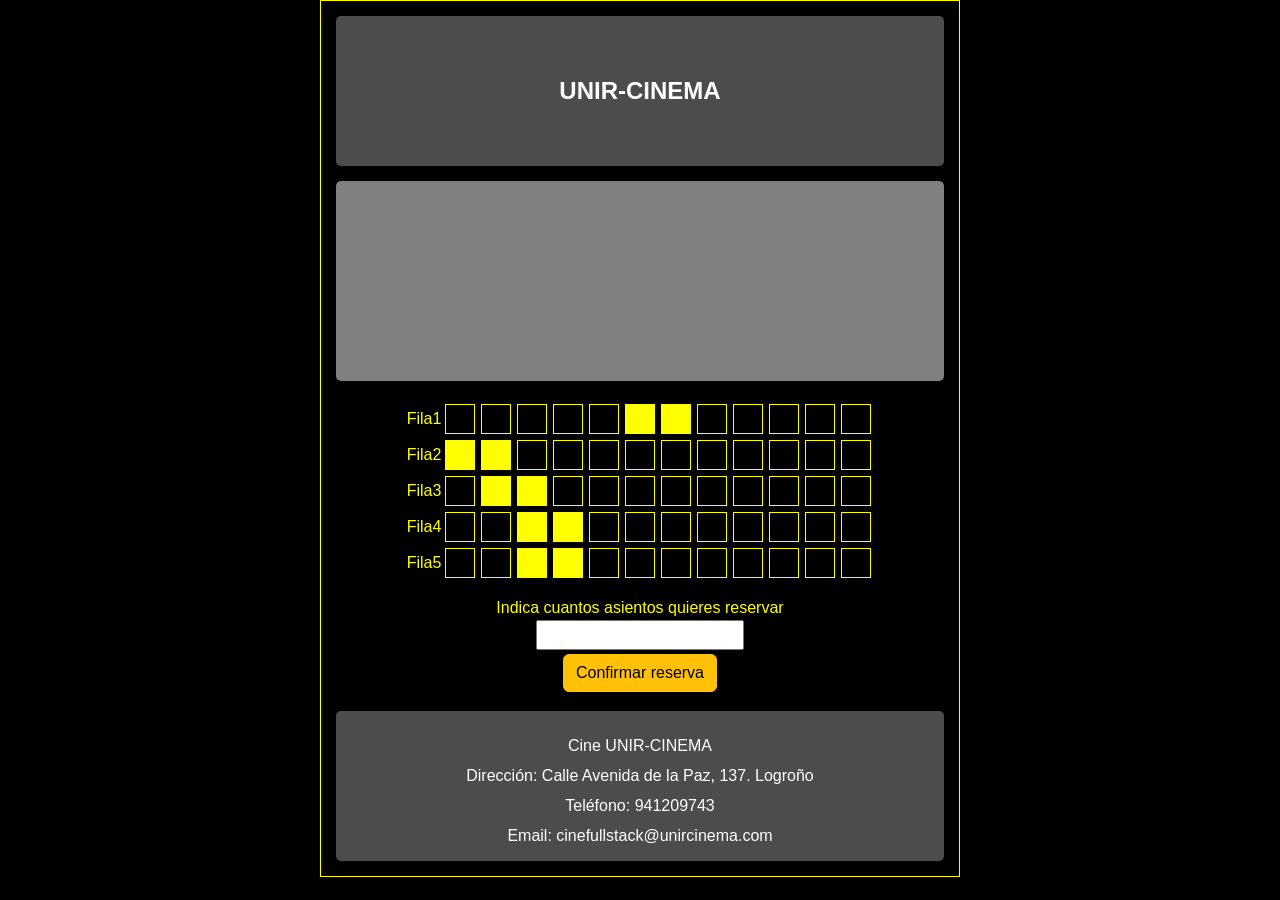
<file: Tema_1/Cristian_De_La_Cruz/Cinema/index.html>
<!DOCTYPE html>
<html lang="es">
<head>
    <meta charset="UTF-8">
    <meta name="viewport" content="width=device-width, initial-scale=1.0">
    <title>UNIR-CINEMA</title>
    <link href="https://cdn.jsdelivr.net/npm/bootstrap@5.2.2/dist/css/bootstrap.min.css" rel="stylesheet" integrity="sha384-Zenh87qX5JnK2Jl0vWa8Ck2rdkQ2Bzep5IDxbcnCeuOxjzrPF/et3URy9Bv1WTRi" crossorigin="anonymous">
    <link rel="stylesheet" href="styles.css">

</head>
<body>
<div class="cinema">
<!-- Pantalla al fondo -->
<div class="pantalla">
    UNIR-CINEMA
</div>

<!-- Pantalla 2 al fondo -->
<div class="pantalla2">
</div>

<table>
    <tbody>
    <tr>
        <td class="fila">Fila1</td>
        <td><div class="butaca"></div></td>
        <td><div class="butaca"></div></td>
        <td><div class="butaca"></div></td>
        <td><div class="butaca"></div></td>
        <td><div class="butaca"></div></td>
        <td><div class="seleccionada"></div></td>
        <td><div class="seleccionada"></div></td>
        <td><div class="butaca"></div></td>
        <td><div class="butaca"></div></td>
        <td><div class="butaca"></div></td>
        <td><div class="butaca"></div></td>
        <td><div class="butaca"></div></td>
    </tr>
    <tr>
        <td class="fila">Fila2</td>
        <td><div class="seleccionada"></div></td>
        <td><div class="seleccionada"></div></td>
        <td><div class="butaca"></div></td>
        <td><div class="butaca"></div></td>
        <td><div class="butaca"></div></td>
        <td><div class="butaca"></div></td>
        <td><div class="butaca"></div></td>
        <td><div class="butaca"></div></td>
        <td><div class="butaca"></div></td>
        <td><div class="butaca"></div></td>
        <td><div class="butaca"></div></td>
        <td><div class="butaca"></div></td>
    </tr>
    <tr>
        <td class="fila">Fila3</td>
        <td><div class="butaca"></div></td>
        <td><div class="seleccionada"></div></td>
        <td><div class="seleccionada"></div></td>
        <td><div class="butaca"></div></td>
        <td><div class="butaca"></div></td>
        <td><div class="butaca"></div></td>
        <td><div class="butaca"></div></td>
        <td><div class="butaca"></div></td>
        <td><div class="butaca"></div></td>
        <td><div class="butaca"></div></td>
        <td><div class="butaca"></div></td>
        <td><div class="butaca"></div></td>
    </tr>
    <tr>
        <td class="fila">Fila4</td>
        <td><div class="butaca"></div></td>
        <td><div class="butaca"></div></td>
        <td><div class="seleccionada"></div></td>
        <td><div class="seleccionada"></div></td>
        <td><div class="butaca"></div></td>
        <td><div class="butaca"></div></td>
        <td><div class="butaca"></div></td>
        <td><div class="butaca"></div></td>
        <td><div class="butaca"></div></td>
        <td><div class="butaca"></div></td>
        <td><div class="butaca"></div></td>
        <td><div class="butaca"></div></td>
    </tr>
    <tr>
        <td class="fila">Fila5</td>
        <td><div class="butaca"></div></td>
        <td><div class="butaca"></div></td>
        <td><div class="seleccionada"></div></td>
        <td><div class="seleccionada"></div></td>
        <td><div class="butaca"></div></td>
        <td><div class="butaca"></div></td>
        <td><div class="butaca"></div></td>
        <td><div class="butaca"></div></td>
        <td><div class="butaca"></div></td>
        <td><div class="butaca"></div></td>
        <td><div class="butaca"></div></td>
        <td><div class="butaca"></div></td>
    </tr>
    </tbody>
</table>

<div class="reservacion">
    <span class="m-1">Indica cuantos asientos quieres reservar</span>
    <br/>
    <input type="number" >
    <br/>
    <button type="button" class="btn btn-warning m-1">Confirmar reserva</button>
</div>

<!-- Pantalla 3 al fondo -->
<div class="pantalla3">
    Cine UNIR-CINEMA
    <br>
    Dirección: Calle Avenida de la Paz, 137. Logroño
    <br>
    Teléfono: 941209743
    <br>
    Email: cinefullstack@unircinema.com
</div>
</div>
<script src="https://cdn.jsdelivr.net/npm/bootstrap@5.5.0/dist/js/bootstrap.bundle.min.js"></script><script src="https://cdn.jsdelivr.net/npm/bootstrap@5.2.2/dist/js/bootstrap.bundle.min.js" integrity="sha384-OERcA2EqjJCMA+/3y+gxIOqMEjwtxJY7qPCqsdltbNJuaOe923+mo//f6V8Qbsw3" crossorigin="anonymous"></script>
</body>
</html>
</file>
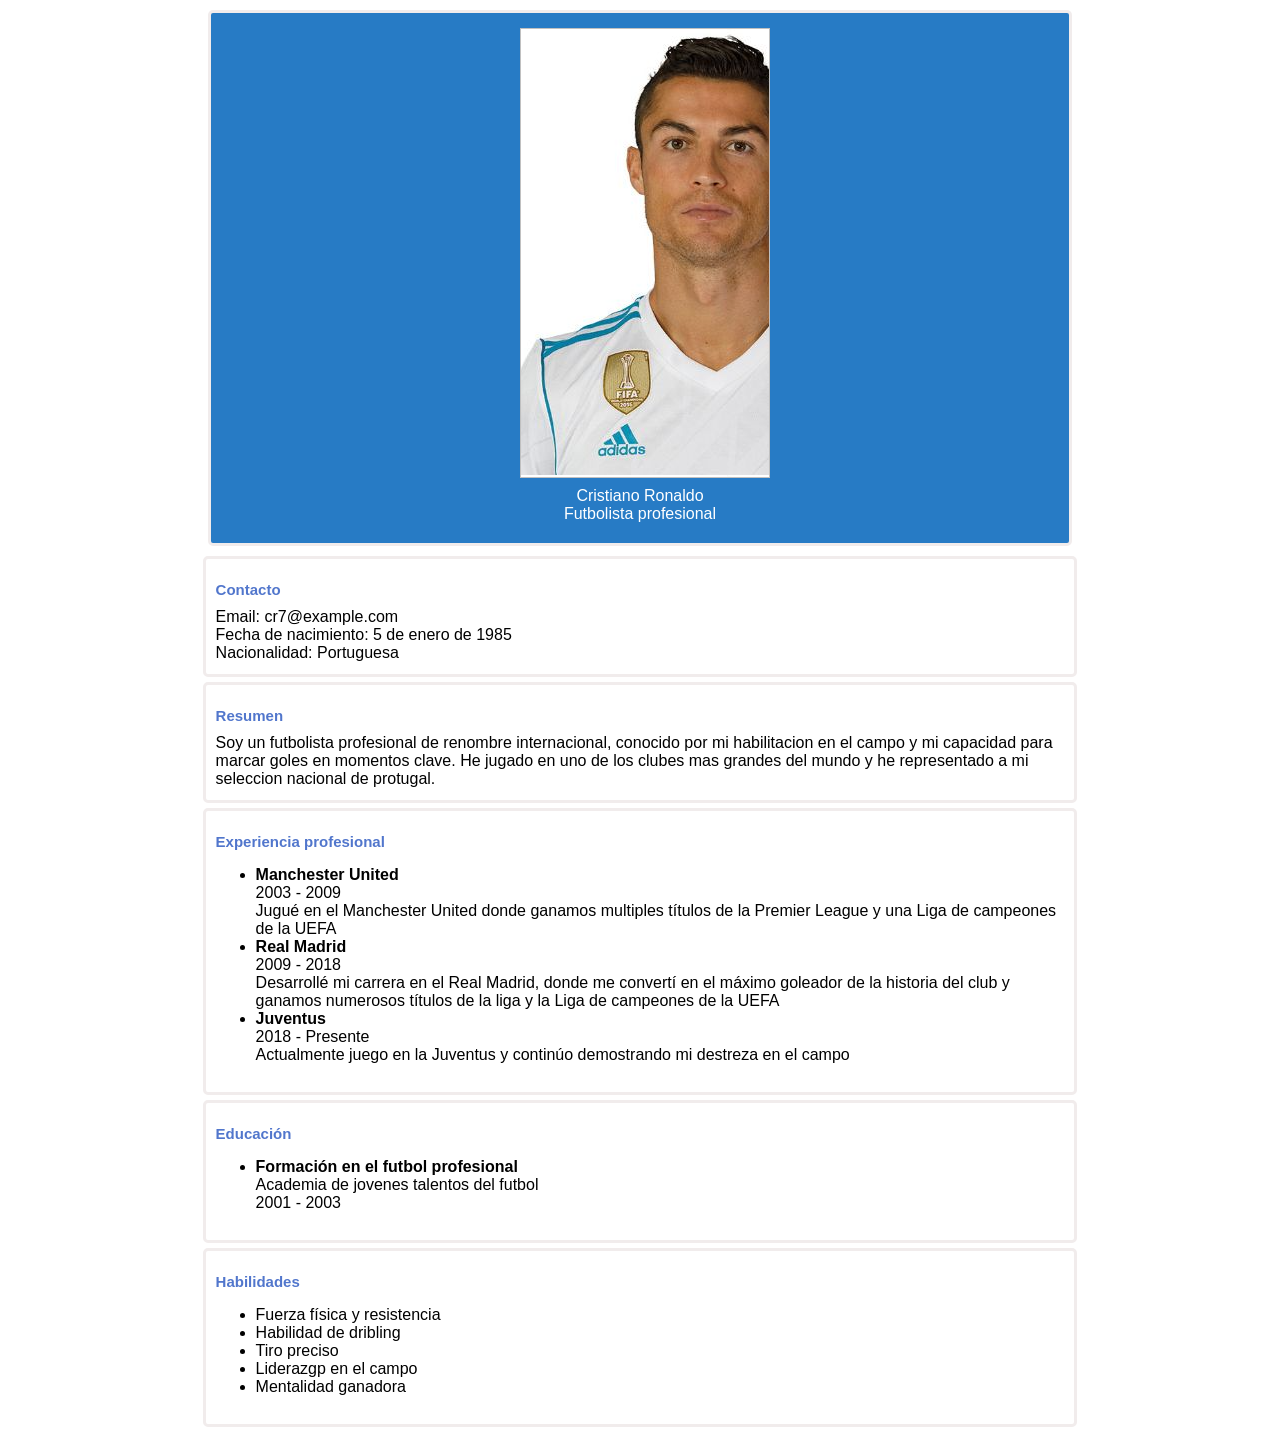
<file: Tema_1/Cristian_De_La_Cruz/CV/index.html>
<!DOCTYPE html>
<html lang="es">
<head>
    <meta charset="UTF-8">
    <title>Cristiano Ronaldo</title>
    <link rel="stylesheet" href="styles.css">
</head>
<body>
<div class="central">

    <div class="principal">
        <div class="div-foto">
            <img class="foto">

            </img>
            <div class="descripcion">
                <span>Cristiano Ronaldo</span>
                <br/>
                <span>Futbolista profesional</span>
            </div>
        </div>
    </div>

    <div  class="secciones">
        <h1>Contacto</h1>
        <div>
            <span>Email: cr7@example.com</span><br>
            <span>Fecha de nacimiento: 5 de enero de 1985</span><br>
            <span>Nacionalidad: Portuguesa</span>
        </div>
    </div>

    <div  class="secciones">
        <h1>Resumen</h1>
        <div>
            Soy un futbolista profesional de renombre internacional, conocido por mi habilitacion en el campo y mi capacidad para marcar goles en momentos clave. He jugado en uno de los clubes mas grandes del mundo y he representado a mi seleccion nacional de protugal.
        </div>
    </div>

    <div  class="secciones">
        <h1>Experiencia profesional</h1>
        <div>
            <ul>
                <li><b>Manchester United</b></li>
                <span>2003 - 2009</span>
                <br/>
                <span>Jugué en el Manchester United donde ganamos multiples títulos de la Premier League y una Liga de campeones de la UEFA</span>
                <li><b>Real Madrid</b></li>
                <span>2009 - 2018</span>
                <br/>
                <span>Desarrollé mi carrera en el Real Madrid, donde me convertí en el máximo goleador de la historia del club y ganamos numerosos títulos de la liga y la Liga de campeones de la UEFA</span>
                <li><b>Juventus</b></li>
                <span>2018 - Presente</span>
                <br/>
                <span>Actualmente juego en la Juventus y continúo demostrando mi destreza en el campo</span>

            </ul>

        </div>
    </div>


    <div  class="secciones">
        <h1>Educación</h1>
        <div>
            <ul>
                <li><b>Formación en el futbol profesional</b></li>
                <label>Academia de jovenes talentos del futbol</label>
                <br/>
                <label>2001 - 2003</label>
            </ul>
        </div>
    </div>

    <div  class="secciones">
        <h1>Habilidades</h1>
        <div>
            <ul>
                <li>Fuerza física y resistencia</li>
                <li>Habilidad de dribling</li>
                <li>Tiro preciso</li>
                <li>Liderazgp en el campo</li>
                <li>Mentalidad ganadora</li>
            </ul>
        </div>
    </div>

</div>
</body>
</html>
</file>
<file: Tema_4/Edwin_Lizardo/css/styles.css>
body {
    font-family: Arial, sans-serif;
    background-color: #333;
    color: #f1f1f1;
    display: flex;
    justify-content: center;
    align-items: center;
    height: 100vh;
    margin: 0;
    padding: 0;
}

.container {
    width: 90%;
    max-width: 500px;
}

h3 {
    color: #ffd700;
    text-align: center;
}

form {
    background-color: #444;
    padding: 20px;
    border-radius: 8px;
    box-shadow: 0 0 10px rgba(0, 0, 0, 0.5);
}

.input-field label {
    color: white;
}

.input-field input{
    color: #f1f1f1;

}

.input-field input:focus{
    color: #f1f1f1;

}

.btn {
    background-color: #ffd700;
    color: #333;
}

.btn:hover {
    background-color: #ccac00;
}

p {
    color: #ff0000;
    font-size: 0.8rem;
    margin-top: 5px;
}

.error {
    color: red;
}
</file>
<file: Tema_1/Andres-Alexandro-Tapia-Flores/cinema/style.css>
* {
  --app-background: rgb(227, 227, 227);
  --shadow-color: rgb(166, 166, 166);
  --border-color: rgb(214, 214, 214);
  --seat-available-color: #6f6fff;
  --seat-selected-color: rgb(82, 53, 198);
  --profile-picture-background-color: rgb(88, 15, 147);
}

.app {
  background-color: var(--app-background);
  display: flex;
  flex-direction: column;
  align-items: center;
  justify-content: space-between;
  gap: 80px;
  min-height: 100vh;
}

.app__header {
  position: sticky;
  top: 0;
  width: 100%;
  display: flex;
  align-items: center;
  padding: 0 16px;
  height: 60px;
  color: white;
  justify-content: space-between;
}

.header__profile {
  display: flex;
  align-items: center;
  gap: 8px;
}

.profile__name {
  font-size: 14px;
}

.profile__picture {
  height: 40px;
  font-weight: 700;
  width: 40px;
  border-radius: 100vmax;
  background-color: var(--profile-picture-background-color);
  display: flex;
  align-items: center;
  justify-content: center;
}

.app__content-wrapper {
  width: 100%;
  padding: 0 16px;
  max-width: 860px;
}

.content-wrapper__content {
  width: 100%;
  display: flex;
  flex-direction: column;
  background-color: white;
  border: 1px solid var(--border-color);
  padding: 16px 16px;
  border-radius: 4px;
  gap: 16px;
}

.content__screen {
  width: 100%;
  height: 60px;
  border-radius: 4px;
  display: flex;
  justify-content: center;
  align-items: center;
  font-size: 24px;
  color: white;
  font-weight: 700;
}

.seat-identifier {
  display: flex;
  align-items: center;
  gap: 4px;
}

.content__seat-identifiers {
  display: flex;
  gap: 16px;
  font-size: 14px;
  color: gray;
}

.seat-identifier__tag {
  width: 12px;
  height: 12px;
}

.seat--available {
  background-color: var(--seat-available-color);
}
.seat--unavailable {
  background-color: gray;
}
.seat--selected {
  background-color: var(--seat-selected-color);
}

.seat--vip {
  background-color: orange;
}

.content__seats {
  display: flex;
  flex-direction: column;
  gap: 4px;
}

.seats__row {
  display: flex;
  gap: 4px;
  justify-content: center;
}

.seat {
  display: flex;
  align-items: center;
  justify-content: center;
  width: 24px;
  height: 24px;
  font-size: 12px;
  color: white;
  font-weight: 700;
  border-radius: 4px;
  cursor: pointer;
}
.content__form-wrapper > form {
  display: flex;
  flex-direction: column;
  gap: 4px;
}
.form__field {
  display: flex;
  flex-direction: column;
  align-items: flex-start;
  gap: 2px;
}
.form__field > label {
  color: gray;
  font-size: 12px;
}
.form__field > input {
  width: 100%;
  border: 1px solid var(--border-color);
  border-radius: 4px;
  outline: none;
  padding: 8px 16px;
}

.app__footer {
  display: flex;
  flex-direction: column;
  padding: 16px;
  width: 100%;
  color: white;
  gap: 16px;
}

.footer__group {
  display: flex;
  flex-direction: column;
  align-items: flex-start;
}

.footer__group-name {
  font-weight: 700;
}

.footer__group-content {
  display: flex;
  flex-direction: column;
  font-size: 12px;
}
</file>
<file: Tema_1/Andres-Alexandro-Tapia-Flores/cv/style.css>
* {
  --primary-color: rgb(21, 0, 156);
  --app-color: rgb(244, 244, 244);
}

.app {
  display: flex;
  flex-direction: column;
  background-color: var(--app-color);
}

.app__header-wrapper {
  background: var(--primary-color);
  padding: 40px 20px 80px;
  color: white;
  display: flex;
  justify-content: center;
}

.header-wrapper__header {
  width: 100%;
  max-width: 860px;
  display: flex;
  flex-direction: column;
  gap: 16px;
}

.title {
  font-weight: 800;
  font-size: 20px;
}

.header__title {
  font-size: 14px;
}

.header__picture {
  height: 20px;
}

.header__picture > img {
  width: 200px;
  border: 1px solid gray;
  height: 200px;
}

.content__section {
  background-color: white;
  max-width: 860px;
  padding: 16px;
  width: 100%;
  gap: 16px;
  display: flex;
  flex-direction: column;
  border: 1px solid rgb(228, 228, 228);
}

.app__content-wrapper {
  margin-top: 120px;
  width: 100%;
  padding: 16px;
  display: flex;
  flex-direction: column;
  align-items: center;
  gap: 8px;
}

.section__content {
  display: flex;
  flex-direction: column;
  gap: 4px;
}
</file>
<file: Tema_1/Bibiana_Enciso/Cinema/style.css>
html
{
    background-color: black;    
}

body
{
    margin: 2%;
    font-family: Georgia, 'Times New Roman', Times, serif;
   
  
   
}

.contenedor
{
    display: flex;
    flex-direction: column;
    align-items: center;
    justify-content: center;
    border: 1px solid yellow;
    padding: 25px;
}

header
{
    display: flex;
    align-items: center;
    justify-content: center;
    height: 200px;
    background-color: rgb(80, 78, 78);
    width: 90%;
    margin-bottom: 40px;
    margin-top: 8px;
    border-radius: 5px;
    
}
h1
{
    color: white;
    text-align: center;
   font-size: 40px;
   font-family: 'Franklin Gothic Medium', 'Arial Narrow', Arial, sans-serif;
}
.pantalla
{
    height: 300px;
    width: 90%;
    background-color: #1e1d1f;
    border-radius: 5px;
}

.sala
{
    margin-top: 40px;
    height: 300px;
    
}

table
{
    border-spacing: 10px;
    height: 100%;
    color: white;
}

th 
{

    color: yellow;
    padding-right: 15px;
}


td
{
    border:1px solid yellow;
    width: 50px;
    margin: 5px 15px 15px 5px;
}

td:active
{
    background-color: #78b110;
}



.td__ocupado
{
    background-color: yellow;
}




form
{
    color: white;
    display: flex;
    flex-direction: column;
    padding: 20px;
    justify-content: center;
}
form label{

    color: yellow;

}
form input
{
    padding: 10px;
    border-radius: 9px;
    text-align: center;
   
}

button
{
    background-color: blue;
    border: none;
    padding: 10px;
    border-radius: 4px; 
    color: white;
    font-family: "Telex", sans-serif;
    font-weight: 400;
    font-style: normal;
}

.for
{
    margin: 8px;
}

footer
{
    color: white;
    height: 280px;
    width: 90%;
    background-color: #414042;
    border-radius: 5px;
    margin-top: 25px;
}

footer section
{
    display: flex;
    flex-direction: column;
    flex-wrap: wrap;
    text-align: center;
    padding: 40px;
}

footer section div
{
    margin: 5px;
}
</file>
<file: Tema_1/Bibiana_Enciso/Cv/style.css>
*{
    box-sizing: 0px;
    
}
.header{
    display: flex;
    background-color: rgb(85, 175, 218);
    align-items: center;
    justify-content: center;
    height: 30%;
    flex-direction: column;
    padding: 25px;
    margin: 5px;
    overflow: hidden;
}
.header img{

    background-color: white;
    margin: 5px;
    
}
h2{
    margin: 8px;
    color: blue;
}

.contacto{

    border:1px solid rgb(97, 97, 99);
    margin: 5px;
    background-color: rgb(248, 245, 240);
}
.contacto h2 {

    margin-left: 15px;
}

.contacto span{

    font-weight: bold;
    margin-right: 15px;
}

.contacto p{
    margin-left: 15px;
}
.perfil{

    border:1px solid rgb(97, 97, 99);
    margin: 5px;
    background-color: rgb(248, 245, 240);
    
}
.perfil p {

    margin-left: 15px;
}
.experiencia
{
    border:1px solid rgb(97, 97, 99);
    margin: 5px;
    background-color: rgb(248, 245, 240);

}

.experiencia h3{

    margin-left: 15px;
}

.experiencia p{
    margin-left: 15px;
}
.educacion{
    border:1px solid rgb(97, 97, 99);
    margin: 5px;
    background-color: rgb(248, 245, 240);

}
.habilidades{
    border:1px solid rgb(97, 97, 99);
    margin: 5px;
    background-color: rgb(248, 245, 240);
}
</file>
<file: Tema_1/Camilo_Andres_Artunduaga_Caicedo/Tema 2 - Hoja de Vida/style.css>
body {
    font-family: Arial, sans-serif;
    margin: 0;
    padding: 20px;
}

header {
    text-align: center;
}

.info-contacto {
    display: flex;
    justify-content: center;
    gap: 10px;
}

.info-contacto span {
    font-style: italic;
}

main {
    display: flex;
    flex-wrap: wrap;
    max-width: 800px;
    margin: 0 auto;
    flex-direction: column;
}

.header {
    display: flex;
}

img {
    width: 80px;
}

section {
    flex: 1;
    padding: 20px;
    border: 1px solid #ddd;
    margin-bottom: 20px;
}

h2 {
    font-size: 20px;
    margin-bottom: 10px;
}

ul {
    list-style: none;
    padding: 0;
}

li {
    margin-bottom: 10px;
}

footer {
    text-align: center;
    margin-top: 20px;
}
</file>
<file: Tema_1/Camilo_Valencia/Cinema/style.css>
html
{
    background-color: #120024;    
}

body
{
    margin: 2%;
    font-family: "Telex", sans-serif;
    font-weight: 400;
    font-style: normal;
}

td
{
    border: solid #7D00FF 1px;
    width: 50px;
    margin: 5px 15px 15px 5px;
}

td:active
{
    background-color: #7D00FF;
}


header, main
{
    display: flex;
    flex-direction: column;
    align-items: center;
    justify-content: center;
}
header
{
    height: 200px;
    background-color: #A248FF;
    width: 100%;
    margin-bottom: 40px;
    border-radius: 5px;
}
h1
{
    color: white;
}
.section__blankscreen
{
    height: 300px;
    width: 100%;
    background-color: #290054;
    border-radius: 5px;
}

.section__cinemaRows
{
    margin-top: 20px;
    height: 300px;
}

.td__occupied
{
    background-color: #7D00FF;
}

table
{
    border-spacing: 10px;
    height: 100%;
    color: white;
}

form
{
    color: white;
    display: flex;
    flex-wrap: wrap;
    flex-direction: column;
    padding: 20px;
    justify-content: center;
}

form input
{
    padding: 10px;
    border-radius: 9px;
    text-align: center;
}

button
{
    background-color:#7D00FF;
    border: none;
    padding: 10px;
    border-radius: 4px; 
    color: white;
    font-family: "Telex", sans-serif;
    font-weight: 400;
    font-style: normal;
}

.formField
{
    margin: 8px;
}

footer
{
    color: white;
    background-color: #A248FF;
}

footer section
{
    display: flex;
    flex-direction: column;
    flex-wrap: wrap;
    text-align: center;
    padding: 30px;
}

footer section div
{
    margin: 5px;
}
</file>
<file: Tema_1/Christian_David_Viracocha_Suntaxi/Tema 1 - Taller 2 Cine/styles.css>
.sectionHeader {
    display: flex;
    justify-content: center;
    width: 99%;
    height: 150px;
    border: 2px solid black;
    background-color: #6588b4;
    margin: 10px;
    align-items: center;
    color: white;
}

.sectionDisplay {
    display: flex;
    justify-content: center;
    width: 99%;
    height: 200px;
    border: 2px solid black;
    background-color: gray;
    margin: 10px;
    align-items: center;
 
}

.sectionForm__form {
    display: flex;
    justify-content: center;
    align-items: center;
    width: 99%;
}

.sectionForm {
    display: flex;
    justify-content: center;
    align-items: center;
    text-align: center;
}

#miFormulario {
    width: 25%;  
    padding: 20px;  
    text-align: center;  
}

.sectionFooter {
    display: flex;
    justify-content: center;
    width: 99%;
    height: 150px;
    border: 2px solid black;
    background-color: #9489c5;
    margin: 10px;
    align-items: center;
    color: white;
    font-size: 20px;
}

.sectionChair {
    display: flex;
    justify-content: center;
    flex-wrap: wrap;  
}

.sectionChair__grid-container {
    display: grid;
    gap: 15px 15px;
    grid-template-columns: auto  auto auto auto auto auto auto auto auto auto auto;
    padding: 10px;
  }
  
  .grid-container__grid-item {
    border: 1px solid rgba(0, 0, 0, 0.8);
    padding: 20px;
  }

  .grid-yellow{
    background-color: yellow;
}

.grid-container__grid-item:hover {
    background-color: yellow;
  }
</file>
<file: Tema_1/Cristian_De_La_Cruz/Cinema/styles.css>
/* Estilos para las butacas */
.butaca {
    border: 1px;
    border-color: yellow;
    border-style: solid;
    width: 30px;
    height: 30px;
    margin: 2px;
}

.cinema
{
    margin-left: auto;
    margin-right: auto;
    width: 50%;
    border: 1px;
    border-color: yellow;
    border-style: solid;
}

.seleccionada {
    border: 1px;
    border-color: yellow;
    border-style: solid;
    width: 30px;
    height: 30px;
    margin: 2px;
    background-color: yellow;
}

.fila {
    color: yellow;
}

/* Estilos para la pantalla al fondo */
.pantalla {
    margin: 15px;
    color: white;
    font-weight: bold;
    border-radius: 5px;
    background-color: rgb(77, 76, 76);
    text-align: center;
    vertical-align: middle;
    line-height: 150px;
    height: 150px;
    font-size: 24px;
}

.pantalla2 {
    margin: 15px;
    border-radius: 5px;
    background-color: grey;
    height: 200px;
}

.pantalla3{
    margin: 15px;
    border-radius: 5px;
    background-color: rgb(77, 76, 76);
    height: 150px;
    color: white;
    text-align: center;
    vertical-align:  middle;
    line-height:30px;
    padding-top: 20px;
    padding-bottom: 20px;
}

.reservacion
{
    margin-left: auto;
    margin-right: auto;
    width: 50%;
    color: yellow;
    text-align: center;
    vertical-align: middle;
    margin-top: 15px;
    margin-bottom: 15px;
}

body
{
    font-family: 'Segoe UI', Tahoma, Geneva, Verdana, sans-serif;
    background-color: black;
}

table
{
    margin-left: auto;
    margin-right: auto;
    width: 50%;
    vertical-align: middle;
    margin-top: 20px;
}
</file>
<file: Tema_1/Cristian_De_La_Cruz/CV/styles.css>
html
{
    font-family:  Tahoma, Verdana, sans-serif, arial;
}

.central {
    width: 70%;
    margin-left: auto;
    margin-right: auto;
}


.secciones {
    border-color: rgb(241, 236, 236);
    margin: 5px;
    border-style:solid;
    font-family: 13px;
    padding-top: 12px;
    padding-bottom: 12px;
    padding-left: 10px;
    border-radius: 5px;
}

h1 {
    color: rgba(26, 75, 188, 0.759);
    font-size: 15px;
    font-weight: bold;
}

.principal {
    background-color: rgb(39, 123, 197);
    border-color: rgb(241, 236, 236);
    margin: 10px;
    border-style:solid;
    height: 530px;
    font-family:  Tahoma, Verdana, sans-serif, arial;
    text-align: center;
    border-radius: 5px;
}

.foto {
    height: 450px;
    width: 100%;
    margin: 5px;
    object-fit: cover;
    background-image: url("Cristiano.png") ;
}

.descripcion
{
    color: white;
    height: 50px;
    font-family: arial;
}

.div-foto
{
    width: 29%;
    height: 600px;
    margin: 10px;
    margin-left: auto;
    margin-right: auto;
}
</file>
